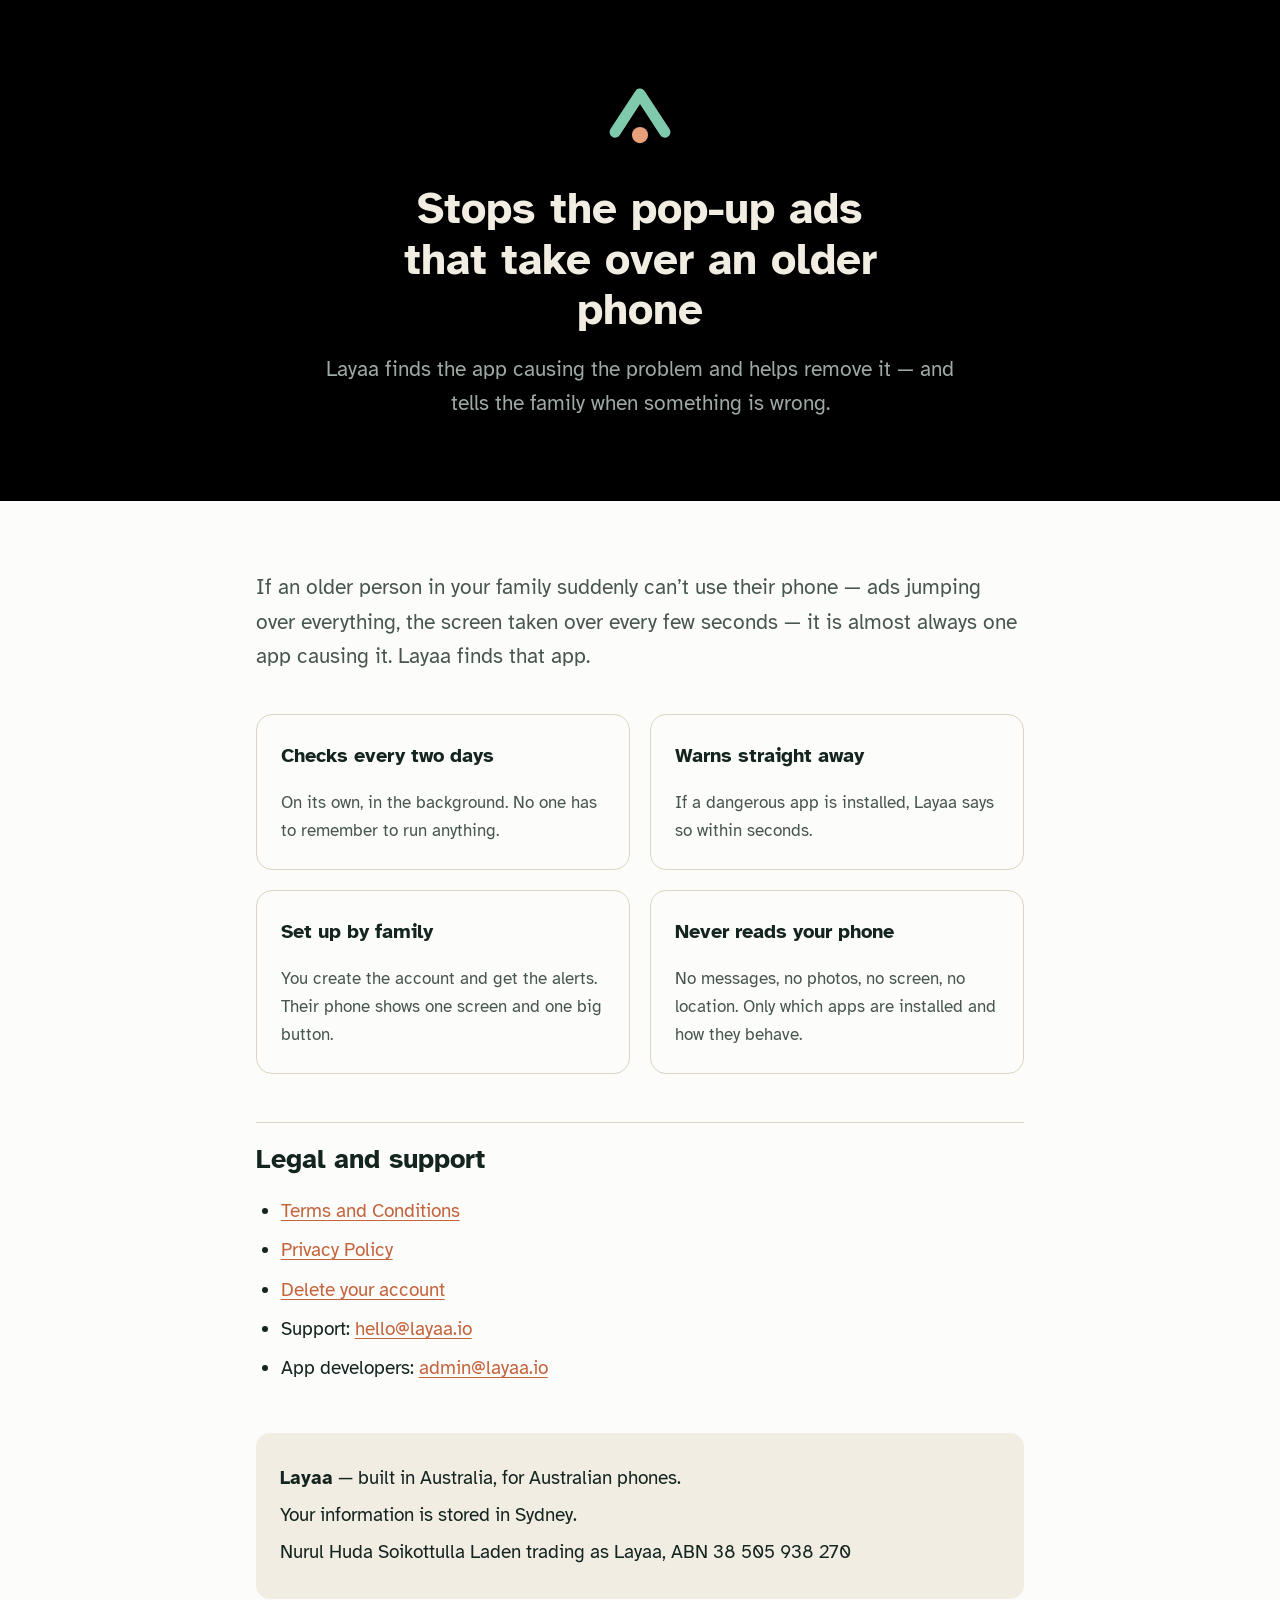
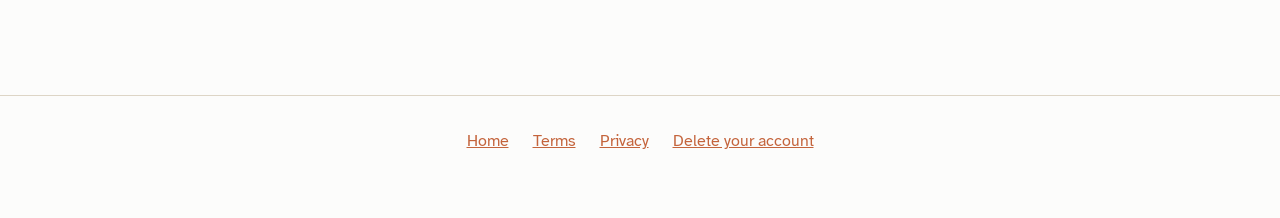
<file: index.html>
<!doctype html>
<html lang="en-AU">
<head>
<meta charset="utf-8">
<meta name="viewport" content="width=device-width, initial-scale=1">
<title>Layaa — stops the pop-up ads that take over an older phone</title>
<meta name="description" content="Layaa finds the app causing pop-up ads on an older person's Android phone, and helps remove it.">
<link rel="preconnect" href="https://fonts.googleapis.com">
<link rel="preconnect" href="https://fonts.gstatic.com" crossorigin>
<link href="https://fonts.googleapis.com/css2?family=Atkinson+Hyperlegible:wght@400;700&display=swap" rel="stylesheet">
<link rel="stylesheet" href="styles.css">
<style>
  .hero {
    background: #000;
    color: var(--sand);
    padding: 72px 24px 80px;
    text-align: center;
  }
  .hero h1 { color: #f2ede3; max-width: 18ch; margin: 24px auto 16px; }
  .hero p { color: #9daaa3; font-size: 21px; max-width: 46ch; margin: 0 auto; }
  .hero svg { margin: 0 auto; display: block; }
  .cards { display: grid; gap: 20px; margin: 40px 0; }
  @media (min-width: 620px) { .cards { grid-template-columns: 1fr 1fr; } }
  .card {
    border: 1px solid var(--line);
    border-radius: 16px;
    padding: 24px;
  }
  .card h3 { margin-top: 0; }
  .card p { margin-bottom: 0; color: var(--ink-muted); font-size: 17px; }
</style>
</head>
<body>

<section class="hero">
  <svg width="88" height="88" viewBox="0 0 120 120" aria-hidden="true">
    <path d="M26 82 L60 30 L94 82" fill="none" stroke="#7FC9AC" stroke-width="15"
          stroke-linecap="round" stroke-linejoin="round"/>
    <circle cx="60" cy="86" r="11" fill="#E8A07C"/>
  </svg>
  <h1>Stops the pop-up ads that take over an older phone</h1>
  <p>
    Layaa finds the app causing the problem and helps remove it — and tells the
    family when something is wrong.
  </p>
</section>

<main>

<p class="lede">
  If an older person in your family suddenly can’t use their phone — ads jumping
  over everything, the screen taken over every few seconds — it is almost always
  one app causing it. Layaa finds that app.
</p>

<div class="cards">
  <div class="card">
    <h3>Checks every two days</h3>
    <p>On its own, in the background. No one has to remember to run anything.</p>
  </div>
  <div class="card">
    <h3>Warns straight away</h3>
    <p>If a dangerous app is installed, Layaa says so within seconds.</p>
  </div>
  <div class="card">
    <h3>Set up by family</h3>
    <p>You create the account and get the alerts. Their phone shows one screen
       and one big button.</p>
  </div>
  <div class="card">
    <h3>Never reads your phone</h3>
    <p>No messages, no photos, no screen, no location. Only which apps are
       installed and how they behave.</p>
  </div>
</div>

<h2>Legal and support</h2>

<ul>
  <li><a href="terms.html">Terms and Conditions</a></li>
  <li><a href="privacy.html">Privacy Policy</a></li>
  <li><a href="delete-account.html">Delete your account</a></li>
  <li>Support: <a href="mailto:hello@layaa.io">hello@layaa.io</a></li>
  <li>App developers: <a href="mailto:admin@layaa.io">admin@layaa.io</a></li>
</ul>

<div class="contact">
  <p><strong>Layaa</strong> — built in Australia, for Australian phones.</p>
  <p>Your information is stored in Sydney.</p>
  <p>Nurul Huda Soikottulla Laden trading as Layaa, ABN 38 505 938 270</p>
</div>

</main>

<footer>
  <a href="index.html">Home</a>
  <a href="terms.html">Terms</a>
  <a href="privacy.html">Privacy</a>
  <a href="delete-account.html">Delete your account</a>
</footer>

</body>
</html>
</file>
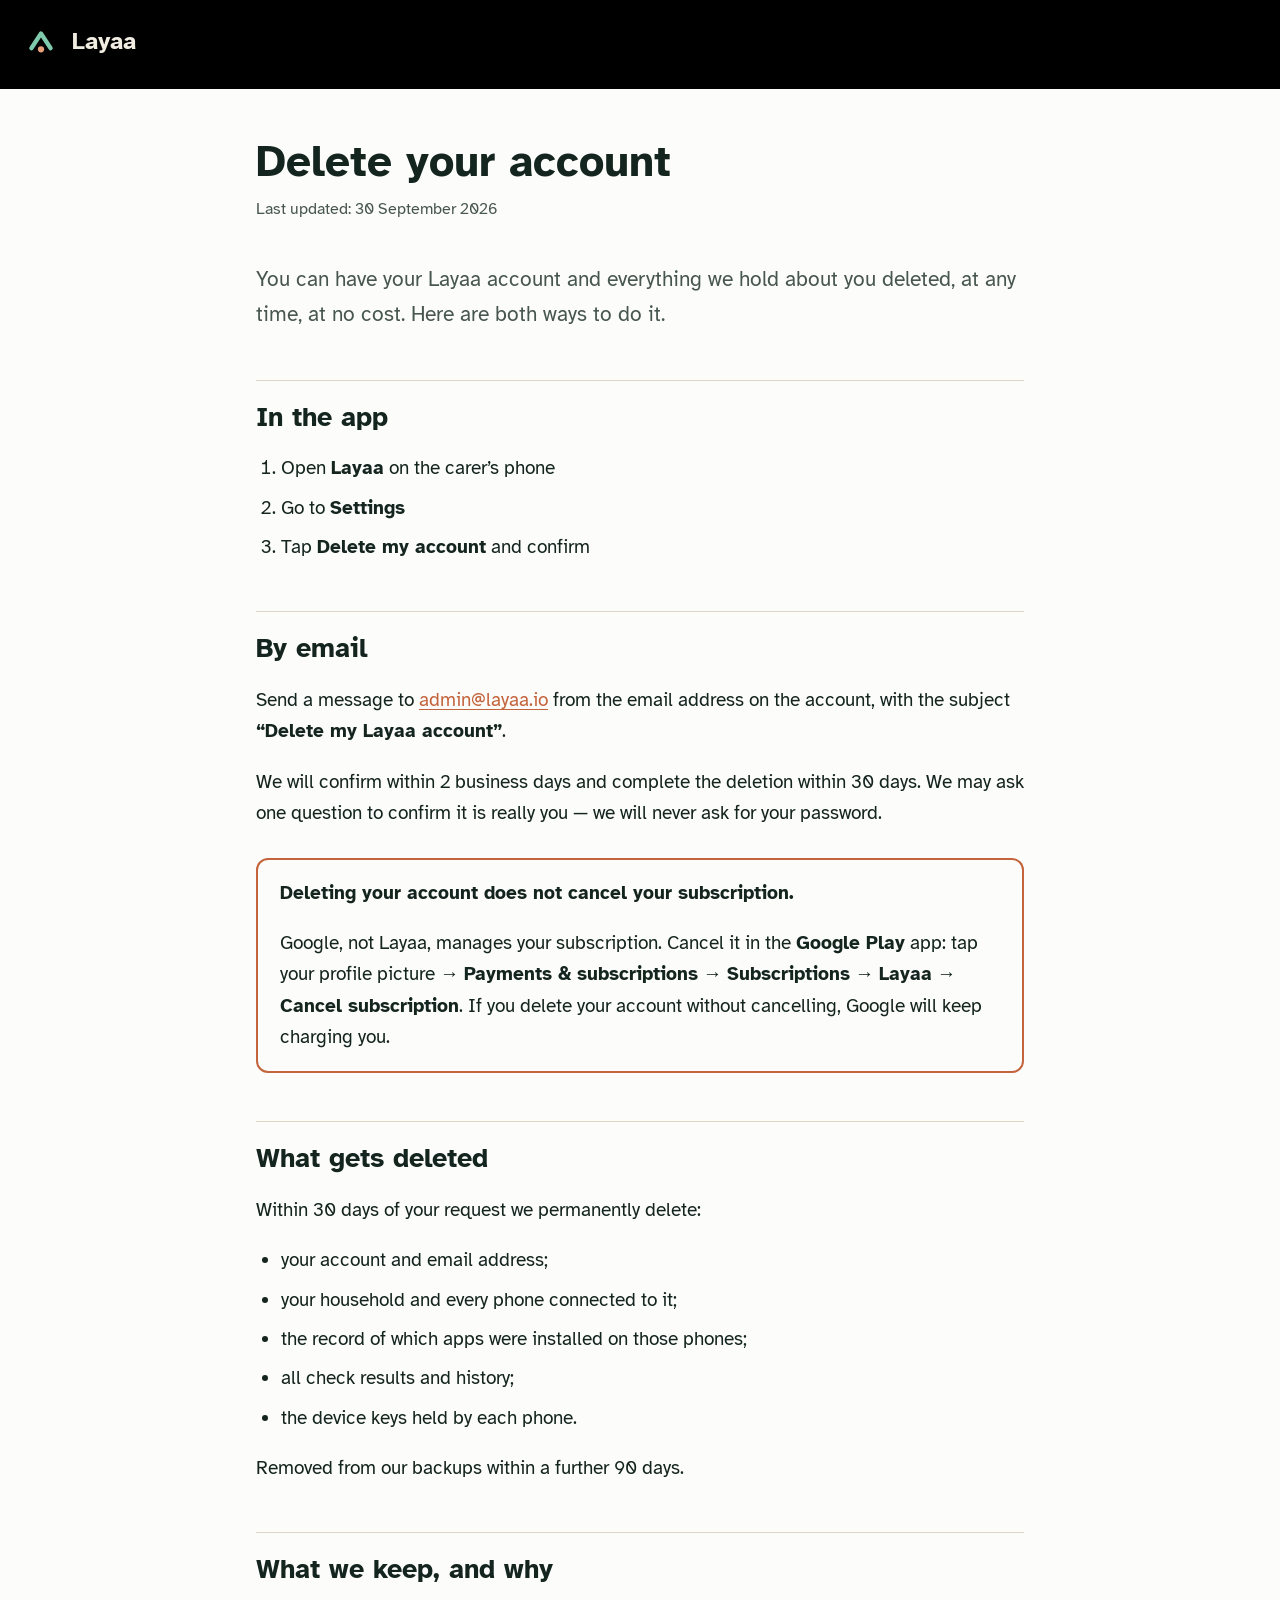
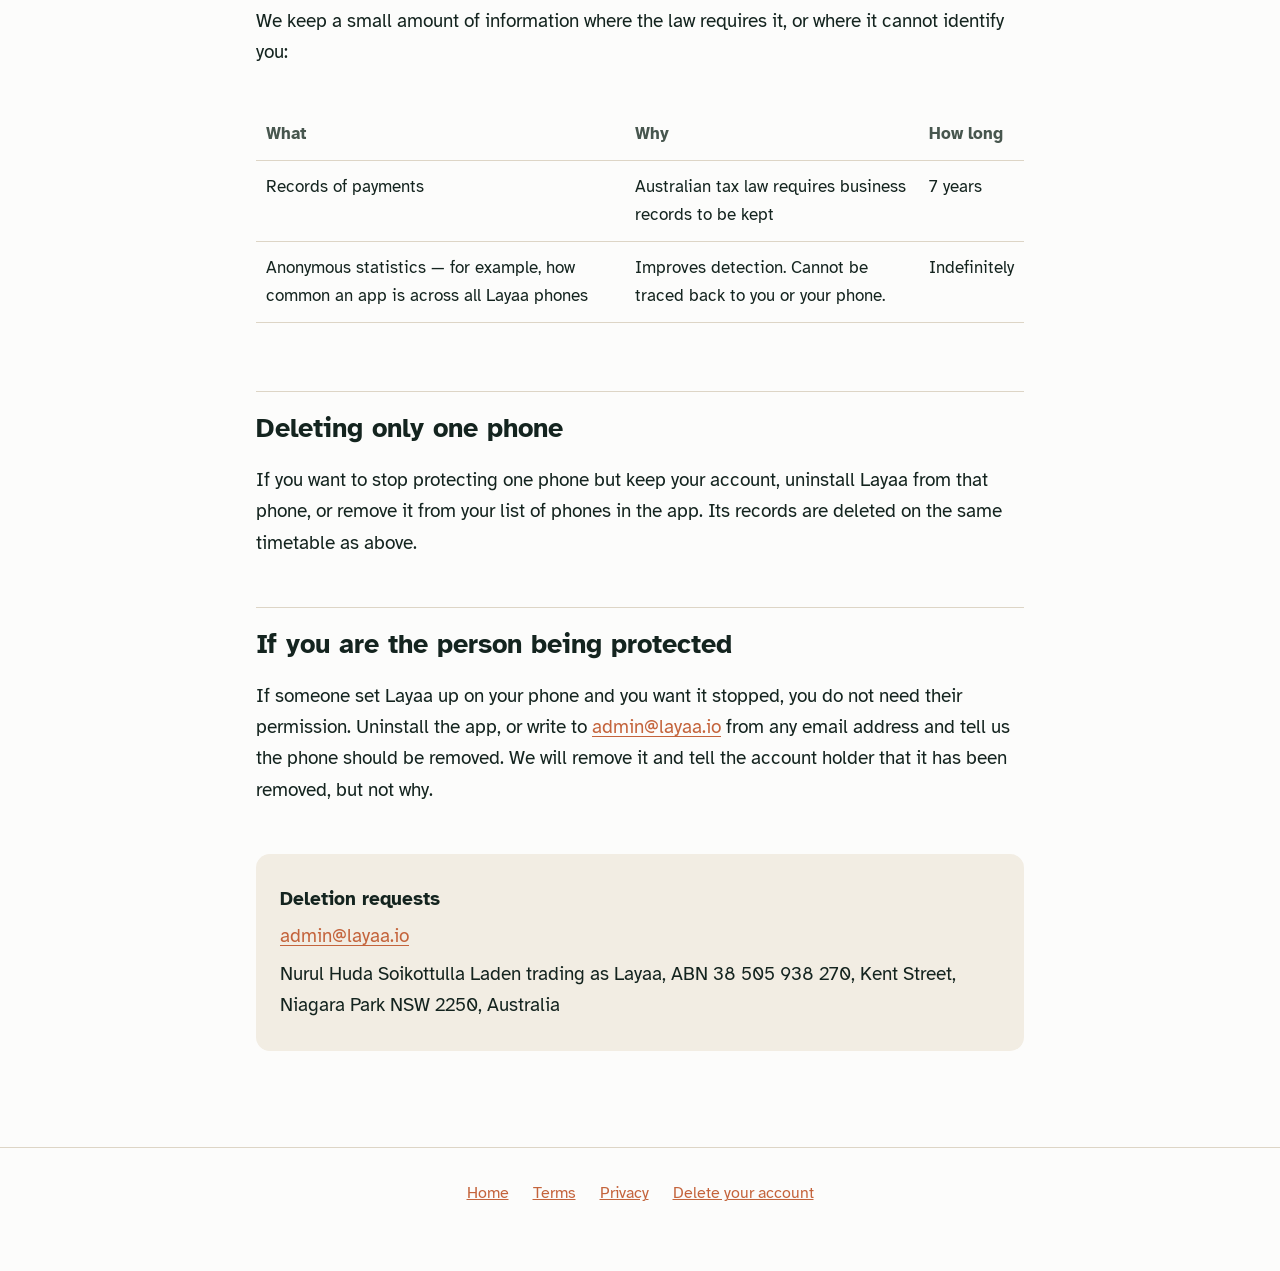
<file: delete-account.html>
<!doctype html>
<html lang="en-AU">
<head>
<meta charset="utf-8">
<meta name="viewport" content="width=device-width, initial-scale=1">
<title>Delete your account — Layaa</title>
<meta name="description" content="How to delete your Layaa account and everything we hold about you.">
<link rel="preconnect" href="https://fonts.googleapis.com">
<link rel="preconnect" href="https://fonts.gstatic.com" crossorigin>
<link href="https://fonts.googleapis.com/css2?family=Atkinson+Hyperlegible:wght@400;700&display=swap" rel="stylesheet">
<link rel="stylesheet" href="styles.css">
</head>
<body>

<header class="masthead">
  <a href="index.html">
    <svg width="34" height="34" viewBox="0 0 120 120" aria-hidden="true">
      <path d="M26 82 L60 30 L94 82" fill="none" stroke="#7FC9AC" stroke-width="15"
            stroke-linecap="round" stroke-linejoin="round"/>
      <circle cx="60" cy="86" r="11" fill="#E8A07C"/>
    </svg>
    Layaa
  </a>
</header>

<main>

<h1>Delete your account</h1>
<p class="updated">Last updated: 30 September 2026</p>

<p class="lede">
  You can have your Layaa account and everything we hold about you deleted, at
  any time, at no cost. Here are both ways to do it.
</p>

<h2>In the app</h2>

<ol>
  <li>Open <strong>Layaa</strong> on the carer’s phone</li>
  <li>Go to <strong>Settings</strong></li>
  <li>Tap <strong>Delete my account</strong> and confirm</li>
</ol>

<h2>By email</h2>

<p>
  Send a message to
  <a href="mailto:admin@layaa.io?subject=Delete%20my%20Layaa%20account">admin@layaa.io</a>
  from the email address on the account, with the subject
  <strong>“Delete my Layaa account”</strong>.
</p>

<p>
  We will confirm within 2 business days and complete the deletion within 30
  days. We may ask one question to confirm it is really you — we will never ask
  for your password.
</p>

<div class="callout">
  <p style="margin-top:0"><strong>Deleting your account does not cancel your subscription.</strong></p>
  <p style="margin-bottom:0">
    Google, not Layaa, manages your subscription. Cancel it in the
    <strong>Google Play</strong> app: tap your profile picture →
    <strong>Payments &amp; subscriptions</strong> → <strong>Subscriptions</strong>
    → <strong>Layaa</strong> → <strong>Cancel subscription</strong>. If you
    delete your account without cancelling, Google will keep charging you.
  </p>
</div>

<h2>What gets deleted</h2>

<p>Within 30 days of your request we permanently delete:</p>

<ul>
  <li>your account and email address;</li>
  <li>your household and every phone connected to it;</li>
  <li>the record of which apps were installed on those phones;</li>
  <li>all check results and history;</li>
  <li>the device keys held by each phone.</li>
</ul>

<p>Removed from our backups within a further 90 days.</p>

<h2>What we keep, and why</h2>

<p>
  We keep a small amount of information where the law requires it, or where it
  cannot identify you:
</p>

<div class="table-scroll">
<table>
  <thead>
    <tr><th>What</th><th>Why</th><th>How long</th></tr>
  </thead>
  <tbody>
    <tr>
      <td>Records of payments</td>
      <td>Australian tax law requires business records to be kept</td>
      <td>7 years</td>
    </tr>
    <tr>
      <td>Anonymous statistics — for example, how common an app is across all
          Layaa phones</td>
      <td>Improves detection. Cannot be traced back to you or your phone.</td>
      <td>Indefinitely</td>
    </tr>
  </tbody>
</table>
</div>

<h2>Deleting only one phone</h2>

<p>
  If you want to stop protecting one phone but keep your account, uninstall
  Layaa from that phone, or remove it from your list of phones in the app. Its
  records are deleted on the same timetable as above.
</p>

<h2>If you are the person being protected</h2>

<p>
  If someone set Layaa up on your phone and you want it stopped, you do not need
  their permission. Uninstall the app, or write to
  <a href="mailto:admin@layaa.io">admin@layaa.io</a> from any email
  address and tell us the phone should be removed. We will remove it and tell
  the account holder that it has been removed, but not why.
</p>

<div class="contact">
  <p><strong>Deletion requests</strong></p>
  <p><a href="mailto:admin@layaa.io?subject=Delete%20my%20Layaa%20account">admin@layaa.io</a></p>
  <p>Nurul Huda Soikottulla Laden trading as Layaa, ABN 38 505 938 270, Kent Street, Niagara Park NSW 2250, Australia</p>
</div>

</main>

<footer>
  <a href="index.html">Home</a>
  <a href="terms.html">Terms</a>
  <a href="privacy.html">Privacy</a>
  <a href="delete-account.html">Delete your account</a>
</footer>

</body>
</html>
</file>
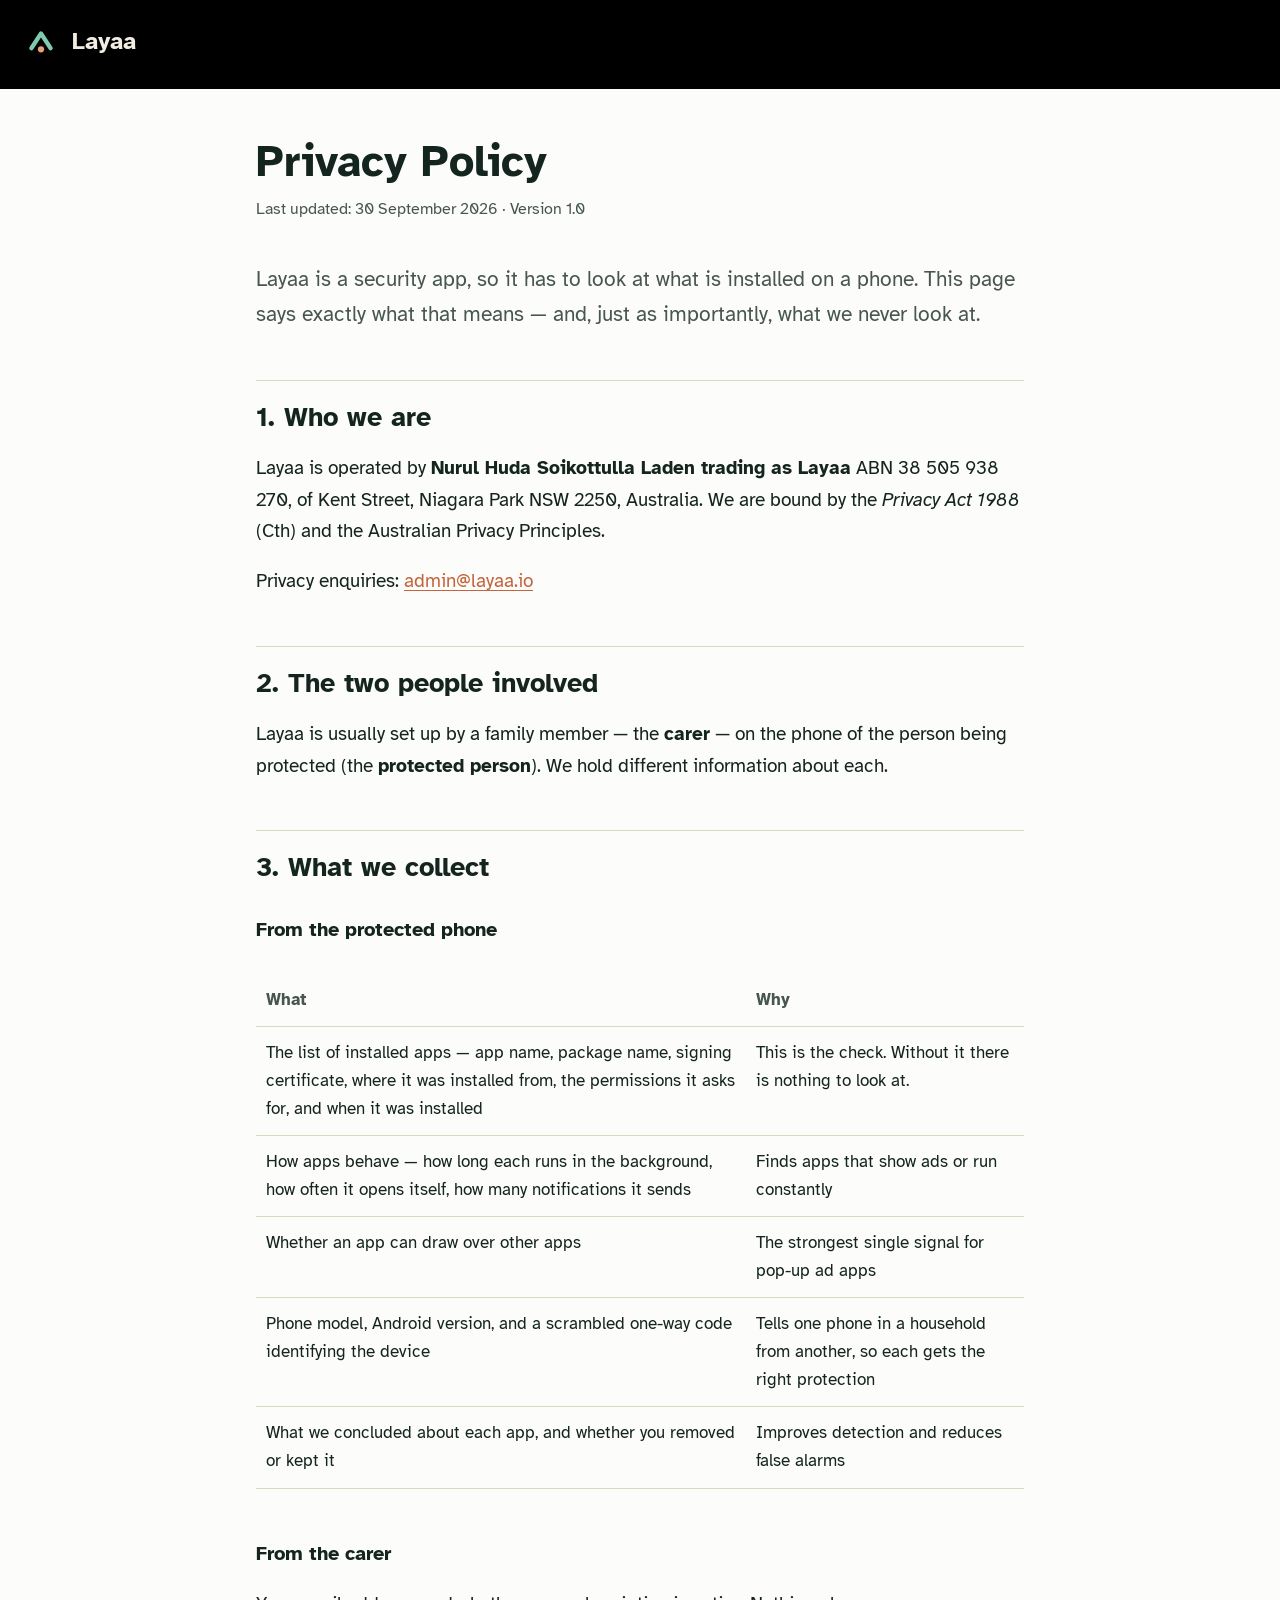
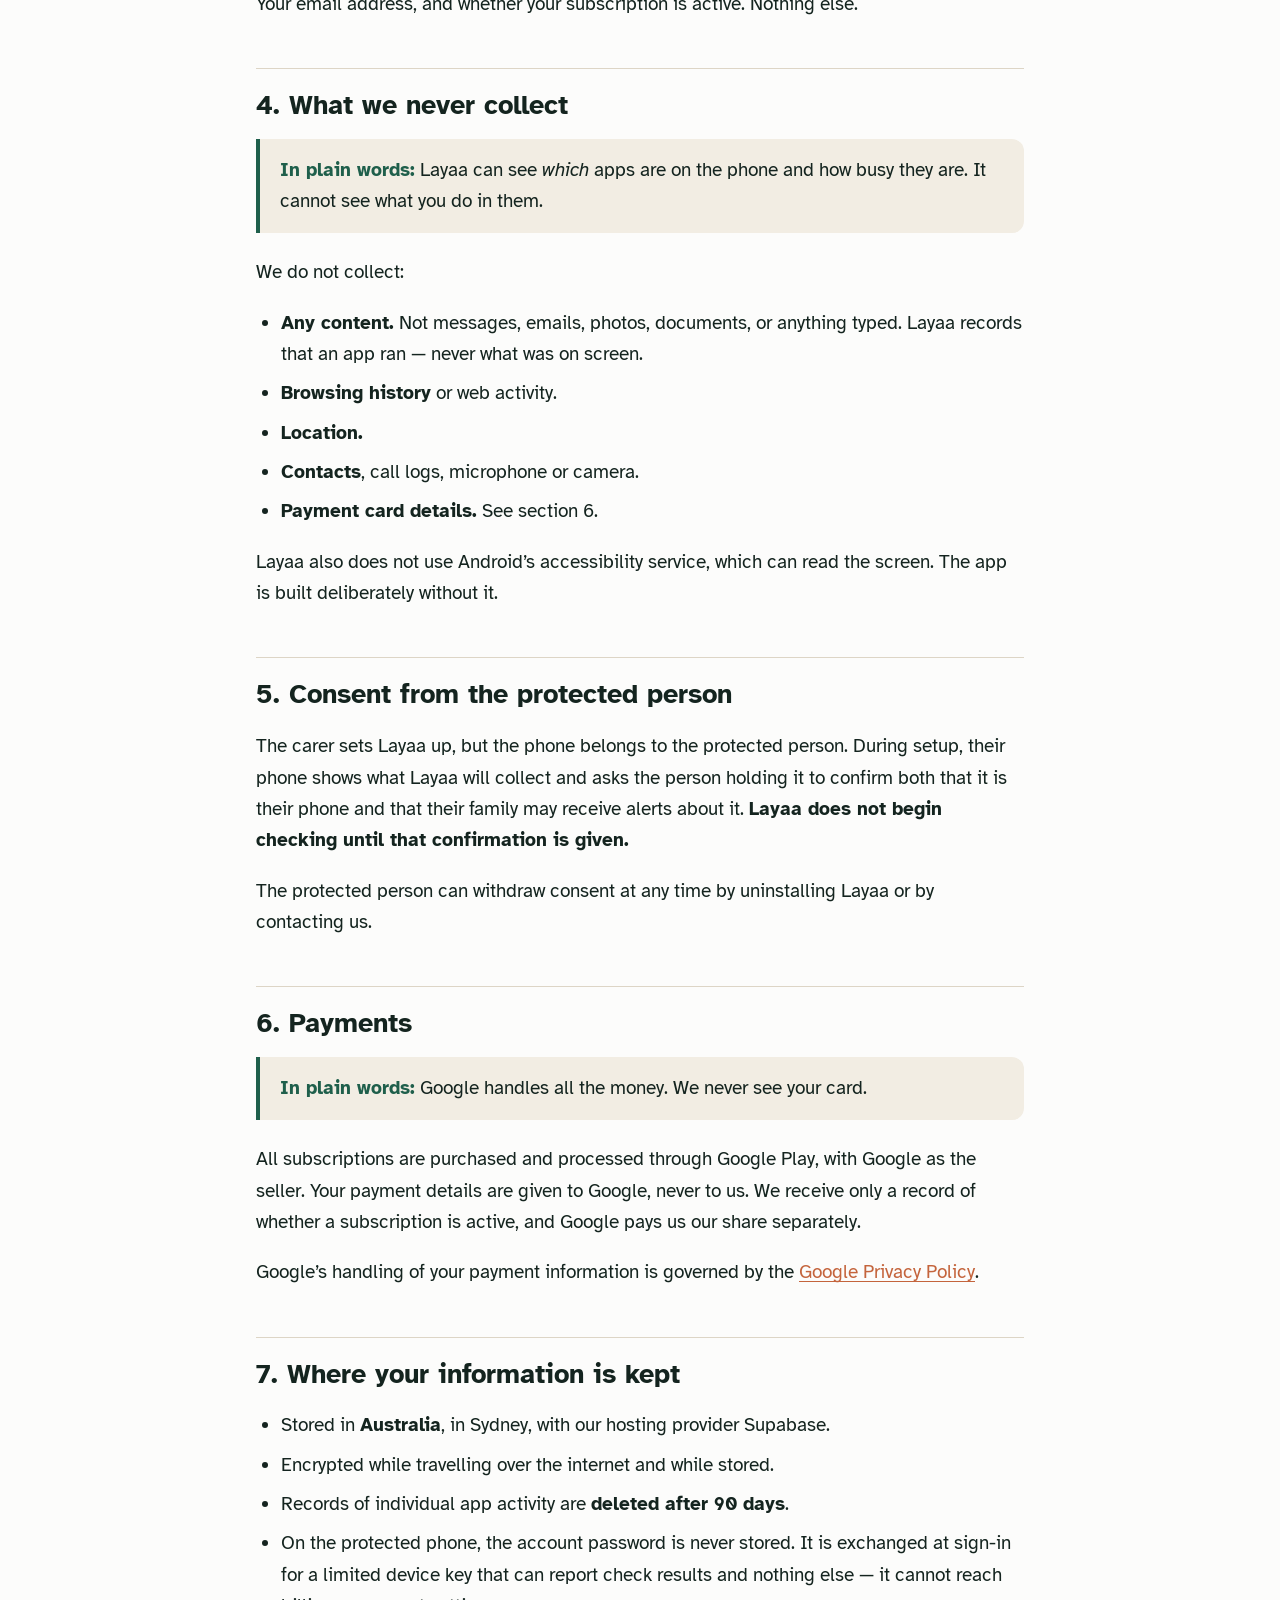
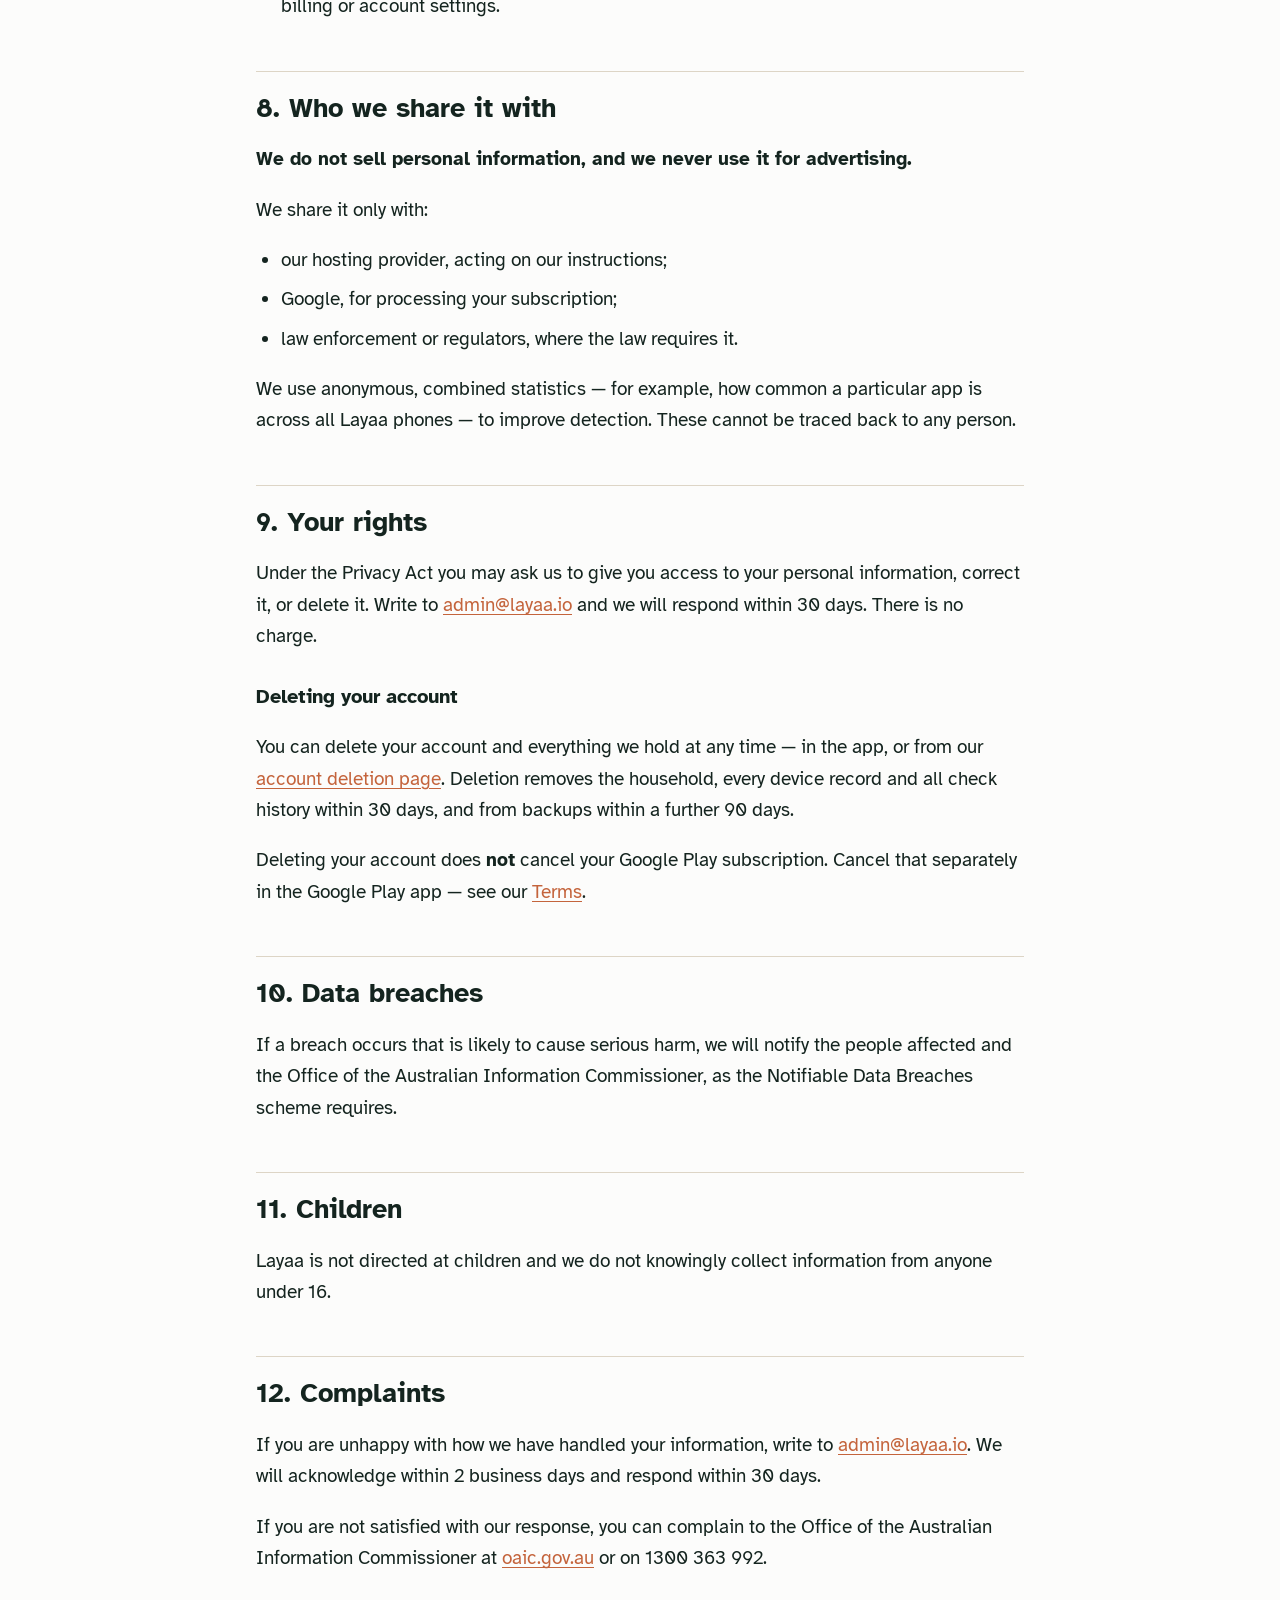
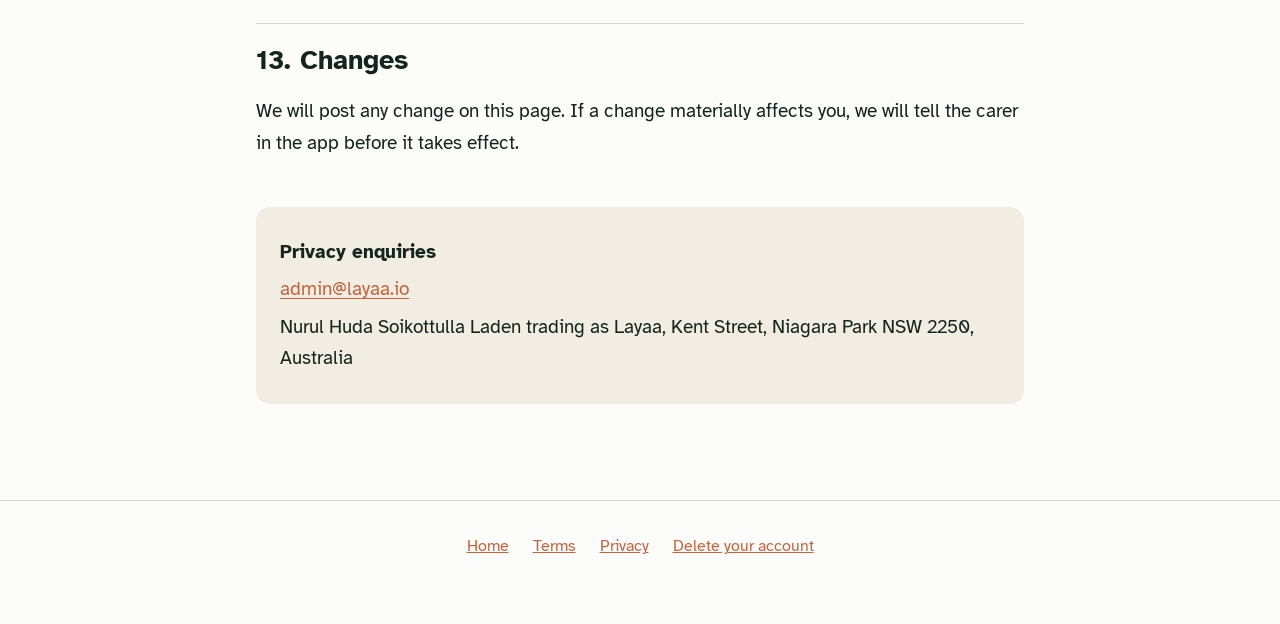
<file: privacy.html>
<!doctype html>
<html lang="en-AU">
<head>
<meta charset="utf-8">
<meta name="viewport" content="width=device-width, initial-scale=1">
<title>Privacy Policy — Layaa</title>
<meta name="description" content="What Layaa collects, what it never collects, and how to have it deleted.">
<link rel="preconnect" href="https://fonts.googleapis.com">
<link rel="preconnect" href="https://fonts.gstatic.com" crossorigin>
<link href="https://fonts.googleapis.com/css2?family=Atkinson+Hyperlegible:wght@400;700&display=swap" rel="stylesheet">
<link rel="stylesheet" href="styles.css">
</head>
<body>

<header class="masthead">
  <a href="index.html">
    <svg width="34" height="34" viewBox="0 0 120 120" aria-hidden="true">
      <path d="M26 82 L60 30 L94 82" fill="none" stroke="#7FC9AC" stroke-width="15"
            stroke-linecap="round" stroke-linejoin="round"/>
      <circle cx="60" cy="86" r="11" fill="#E8A07C"/>
    </svg>
    Layaa
  </a>
</header>

<main>

<h1>Privacy Policy</h1>
<p class="updated">Last updated: 30 September 2026 &middot; Version 1.0</p>

<p class="lede">
  Layaa is a security app, so it has to look at what is installed on a phone.
  This page says exactly what that means — and, just as importantly, what we
  never look at.
</p>

<h2>1. Who we are</h2>

<p>
  Layaa is operated by <strong>Nurul Huda Soikottulla Laden trading as Layaa</strong> ABN 38 505 938 270, of
  Kent Street, Niagara Park NSW 2250, Australia. We are bound by the <em>Privacy Act 1988</em> (Cth) and
  the Australian Privacy Principles.
</p>

<p>Privacy enquiries: <a href="mailto:admin@layaa.io">admin@layaa.io</a></p>

<h2>2. The two people involved</h2>

<p>
  Layaa is usually set up by a family member — the <strong>carer</strong> — on
  the phone of the person being protected (the <strong>protected person</strong>).
  We hold different information about each.
</p>

<h2>3. What we collect</h2>

<h3>From the protected phone</h3>

<div class="table-scroll">
<table>
  <thead>
    <tr><th>What</th><th>Why</th></tr>
  </thead>
  <tbody>
    <tr>
      <td>The list of installed apps — app name, package name, signing
          certificate, where it was installed from, the permissions it asks for,
          and when it was installed</td>
      <td>This is the check. Without it there is nothing to look at.</td>
    </tr>
    <tr>
      <td>How apps behave — how long each runs in the background, how often it
          opens itself, how many notifications it sends</td>
      <td>Finds apps that show ads or run constantly</td>
    </tr>
    <tr>
      <td>Whether an app can draw over other apps</td>
      <td>The strongest single signal for pop-up ad apps</td>
    </tr>
    <tr>
      <td>Phone model, Android version, and a scrambled one-way code identifying
          the device</td>
      <td>Tells one phone in a household from another, so each gets the right
          protection</td>
    </tr>
    <tr>
      <td>What we concluded about each app, and whether you removed or kept it</td>
      <td>Improves detection and reduces false alarms</td>
    </tr>
  </tbody>
</table>
</div>

<h3>From the carer</h3>

<p>
  Your email address, and whether your subscription is active. Nothing else.
</p>

<h2>4. What we never collect</h2>

<div class="plain">
  <strong>In plain words:</strong> Layaa can see <em>which</em> apps are on the
  phone and how busy they are. It cannot see what you do in them.
</div>

<p>We do not collect:</p>

<ul>
  <li><strong>Any content.</strong> Not messages, emails, photos, documents, or
      anything typed. Layaa records that an app ran — never what was on screen.</li>
  <li><strong>Browsing history</strong> or web activity.</li>
  <li><strong>Location.</strong></li>
  <li><strong>Contacts</strong>, call logs, microphone or camera.</li>
  <li><strong>Payment card details.</strong> See section 6.</li>
</ul>

<p>
  Layaa also does not use Android’s accessibility service, which can read the
  screen. The app is built deliberately without it.
</p>

<h2>5. Consent from the protected person</h2>

<p>
  The carer sets Layaa up, but the phone belongs to the protected person. During
  setup, their phone shows what Layaa will collect and asks the person holding it
  to confirm both that it is their phone and that their family may receive
  alerts about it. <strong>Layaa does not begin checking until that confirmation
  is given.</strong>
</p>

<p>
  The protected person can withdraw consent at any time by uninstalling Layaa or
  by contacting us.
</p>

<h2>6. Payments</h2>

<div class="plain">
  <strong>In plain words:</strong> Google handles all the money. We never see
  your card.
</div>

<p>
  All subscriptions are purchased and processed through Google Play, with Google
  as the seller. Your payment details are given to Google, never to us. We
  receive only a record of whether a subscription is active, and Google pays us
  our share separately.
</p>

<p>
  Google’s handling of your payment information is governed by the
  <a href="https://policies.google.com/privacy">Google Privacy Policy</a>.
</p>

<h2>7. Where your information is kept</h2>

<ul>
  <li>Stored in <strong>Australia</strong>, in Sydney, with our hosting provider
      Supabase.</li>
  <li>Encrypted while travelling over the internet and while stored.</li>
  <li>Records of individual app activity are <strong>deleted after 90 days</strong>.</li>
  <li>On the protected phone, the account password is never stored. It is
      exchanged at sign-in for a limited device key that can report check
      results and nothing else — it cannot reach billing or account settings.</li>
</ul>

<h2>8. Who we share it with</h2>

<p>
  <strong>We do not sell personal information, and we never use it for
  advertising.</strong>
</p>

<p>We share it only with:</p>
<ul>
  <li>our hosting provider, acting on our instructions;</li>
  <li>Google, for processing your subscription;</li>
  <li>law enforcement or regulators, where the law requires it.</li>
</ul>

<p>
  We use anonymous, combined statistics — for example, how common a particular
  app is across all Layaa phones — to improve detection. These cannot be traced
  back to any person.
</p>

<h2>9. Your rights</h2>

<p>
  Under the Privacy Act you may ask us to give you access to your personal
  information, correct it, or delete it. Write to
  <a href="mailto:admin@layaa.io">admin@layaa.io</a> and we will
  respond within 30 days. There is no charge.
</p>

<h3>Deleting your account</h3>

<p>
  You can delete your account and everything we hold at any time — in the app,
  or from our <a href="delete-account.html">account deletion page</a>. Deletion
  removes the household, every device record and all check history within 30
  days, and from backups within a further 90 days.
</p>

<p>
  Deleting your account does <strong>not</strong> cancel your Google Play
  subscription. Cancel that separately in the Google Play app — see our
  <a href="terms.html#6">Terms</a>.
</p>

<h2>10. Data breaches</h2>

<p>
  If a breach occurs that is likely to cause serious harm, we will notify the
  people affected and the Office of the Australian Information Commissioner, as
  the Notifiable Data Breaches scheme requires.
</p>

<h2>11. Children</h2>

<p>
  Layaa is not directed at children and we do not knowingly collect information
  from anyone under 16.
</p>

<h2>12. Complaints</h2>

<p>
  If you are unhappy with how we have handled your information, write to
  <a href="mailto:admin@layaa.io">admin@layaa.io</a>. We will
  acknowledge within 2 business days and respond within 30 days.
</p>

<p>
  If you are not satisfied with our response, you can complain to the Office of
  the Australian Information Commissioner at
  <a href="https://www.oaic.gov.au">oaic.gov.au</a> or on 1300 363 992.
</p>

<h2>13. Changes</h2>

<p>
  We will post any change on this page. If a change materially affects you, we
  will tell the carer in the app before it takes effect.
</p>

<div class="contact">
  <p><strong>Privacy enquiries</strong></p>
  <p><a href="mailto:admin@layaa.io">admin@layaa.io</a></p>
  <p>Nurul Huda Soikottulla Laden trading as Layaa, Kent Street, Niagara Park NSW 2250, Australia</p>
</div>

</main>

<footer>
  <a href="index.html">Home</a>
  <a href="terms.html">Terms</a>
  <a href="privacy.html">Privacy</a>
  <a href="delete-account.html">Delete your account</a>
</footer>

</body>
</html>
</file>
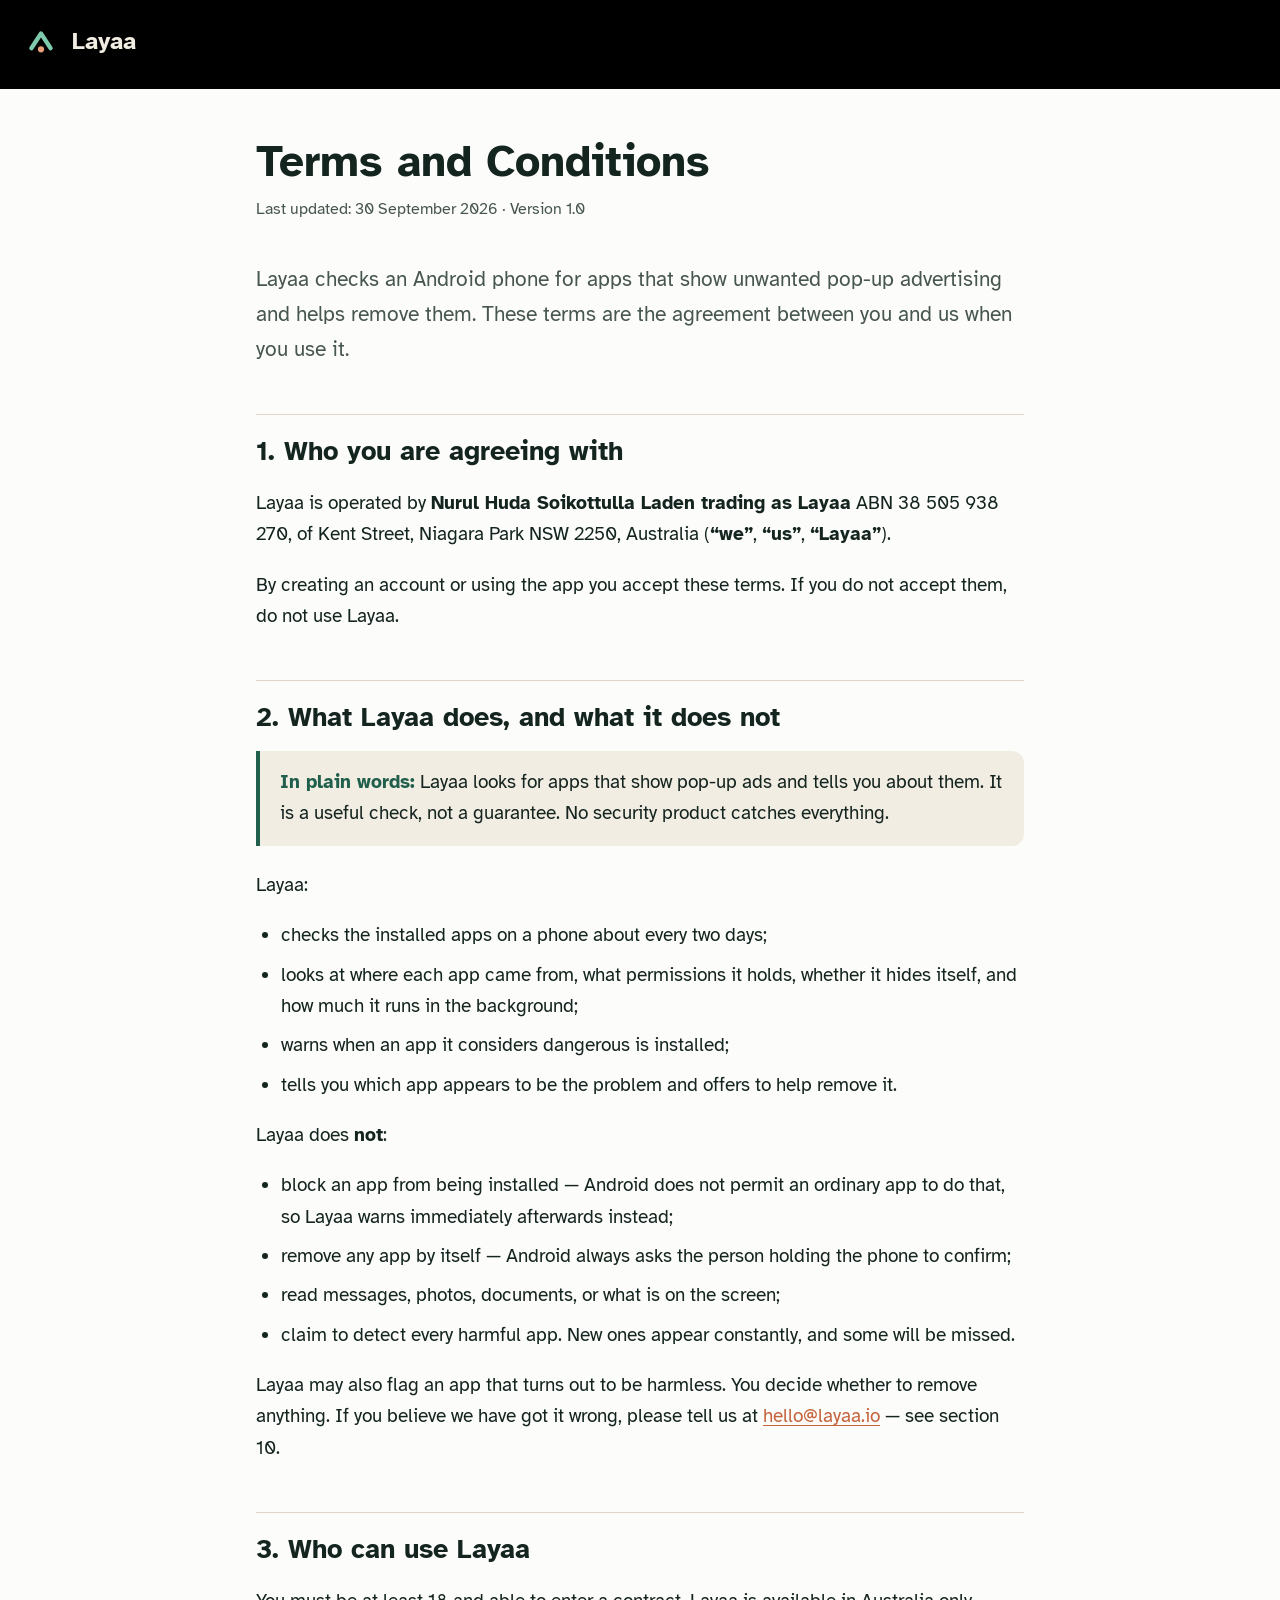
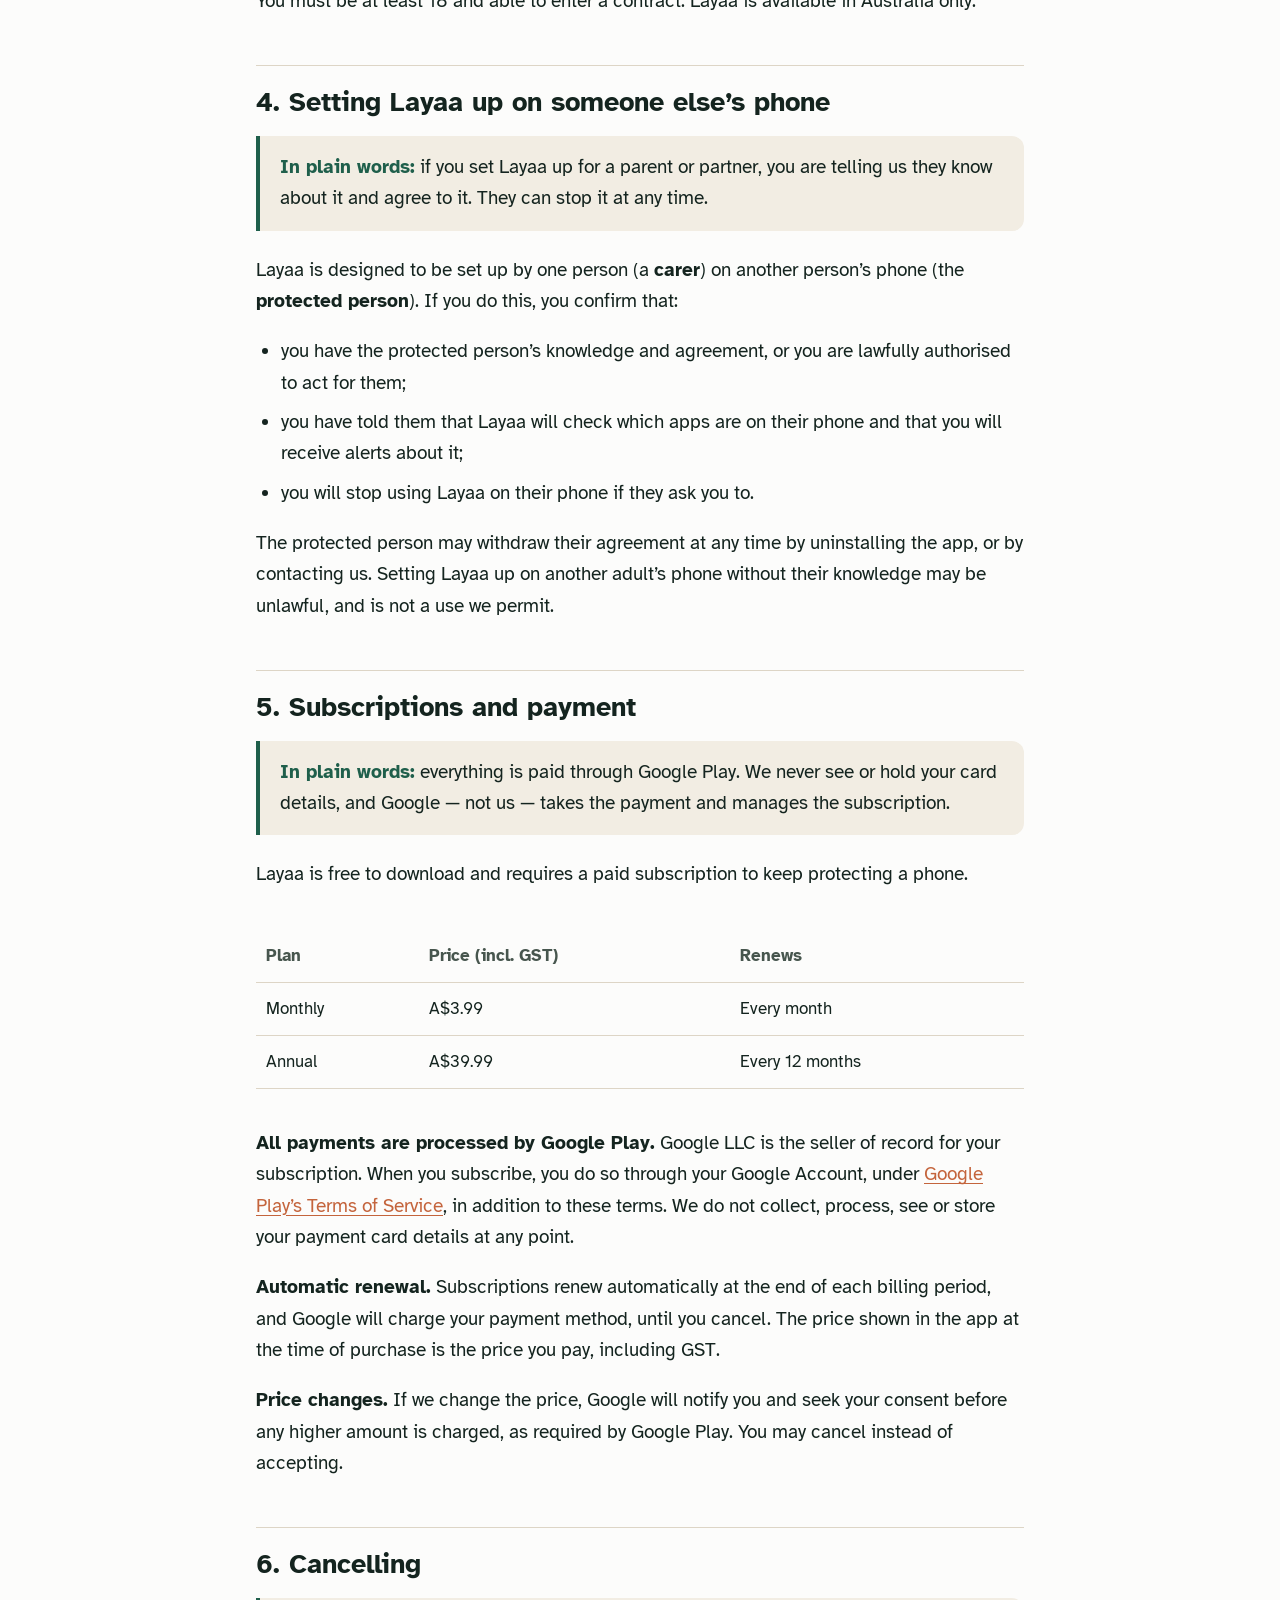
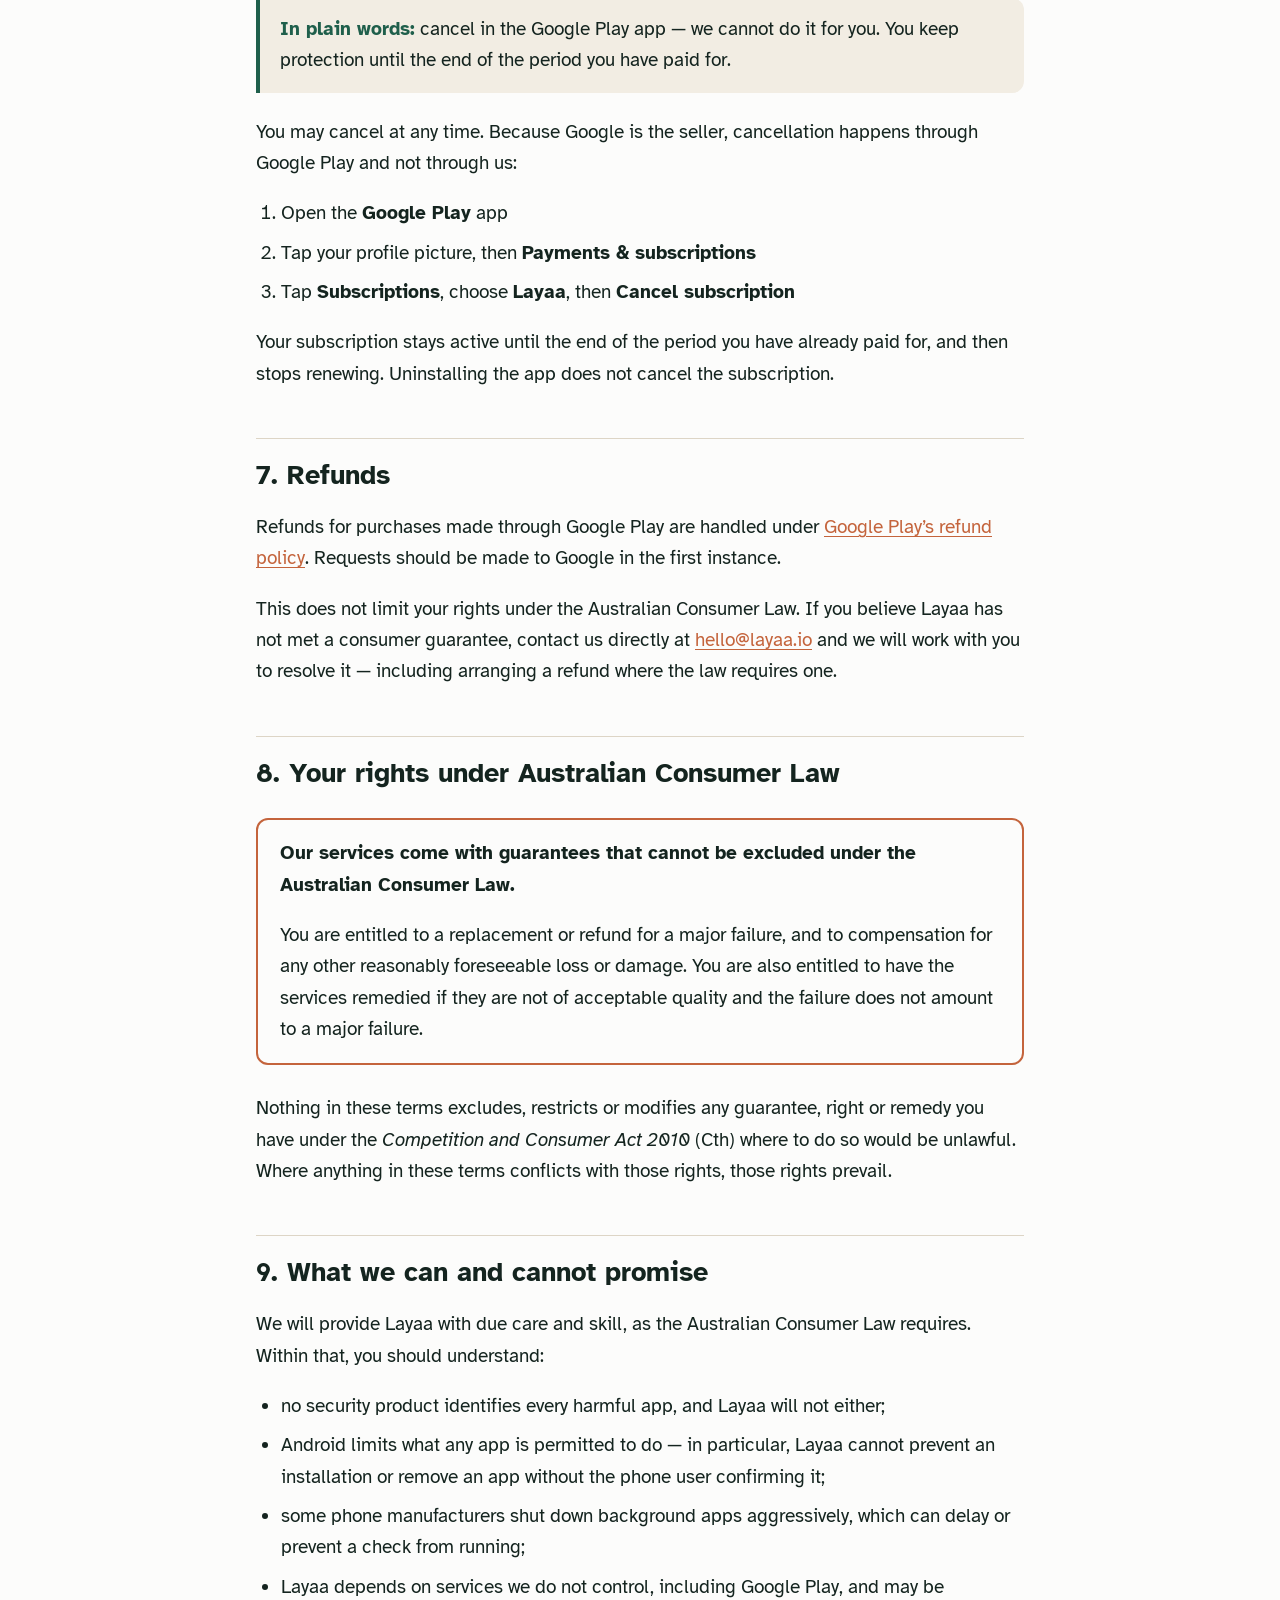
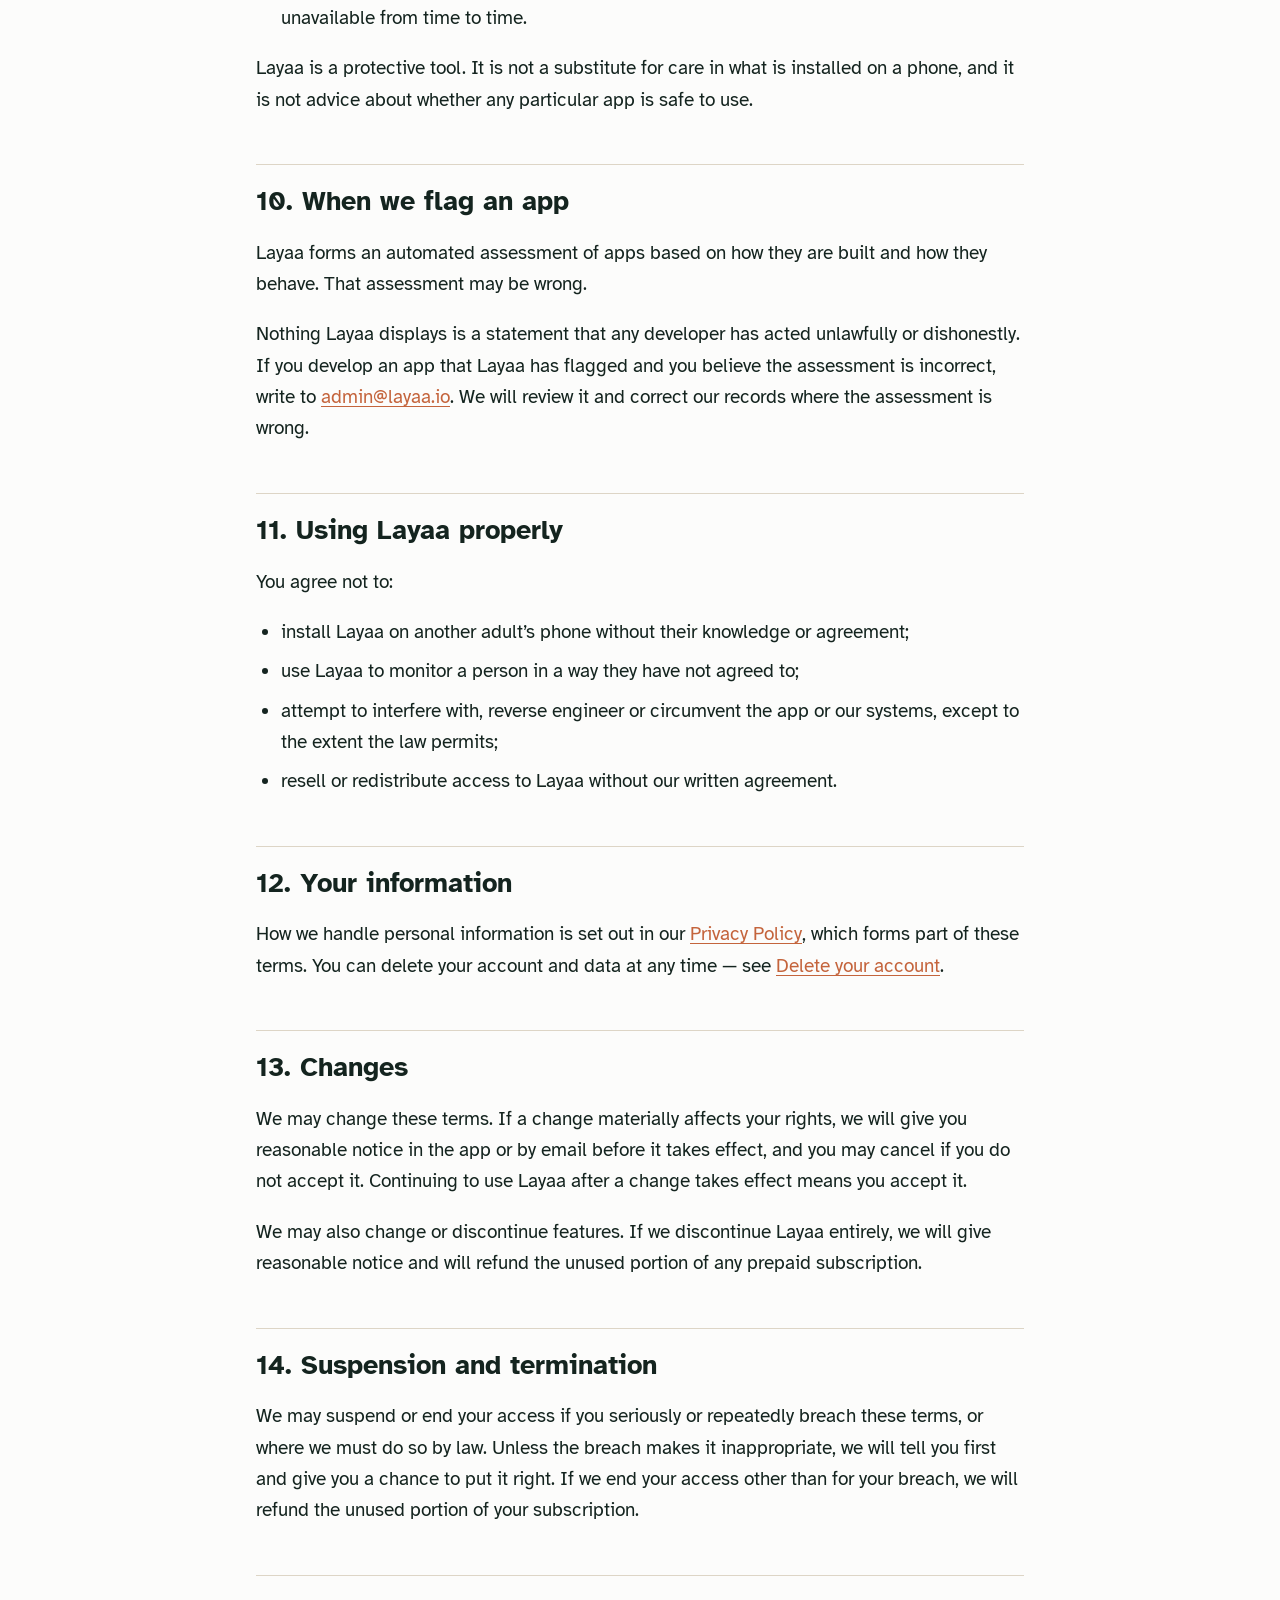
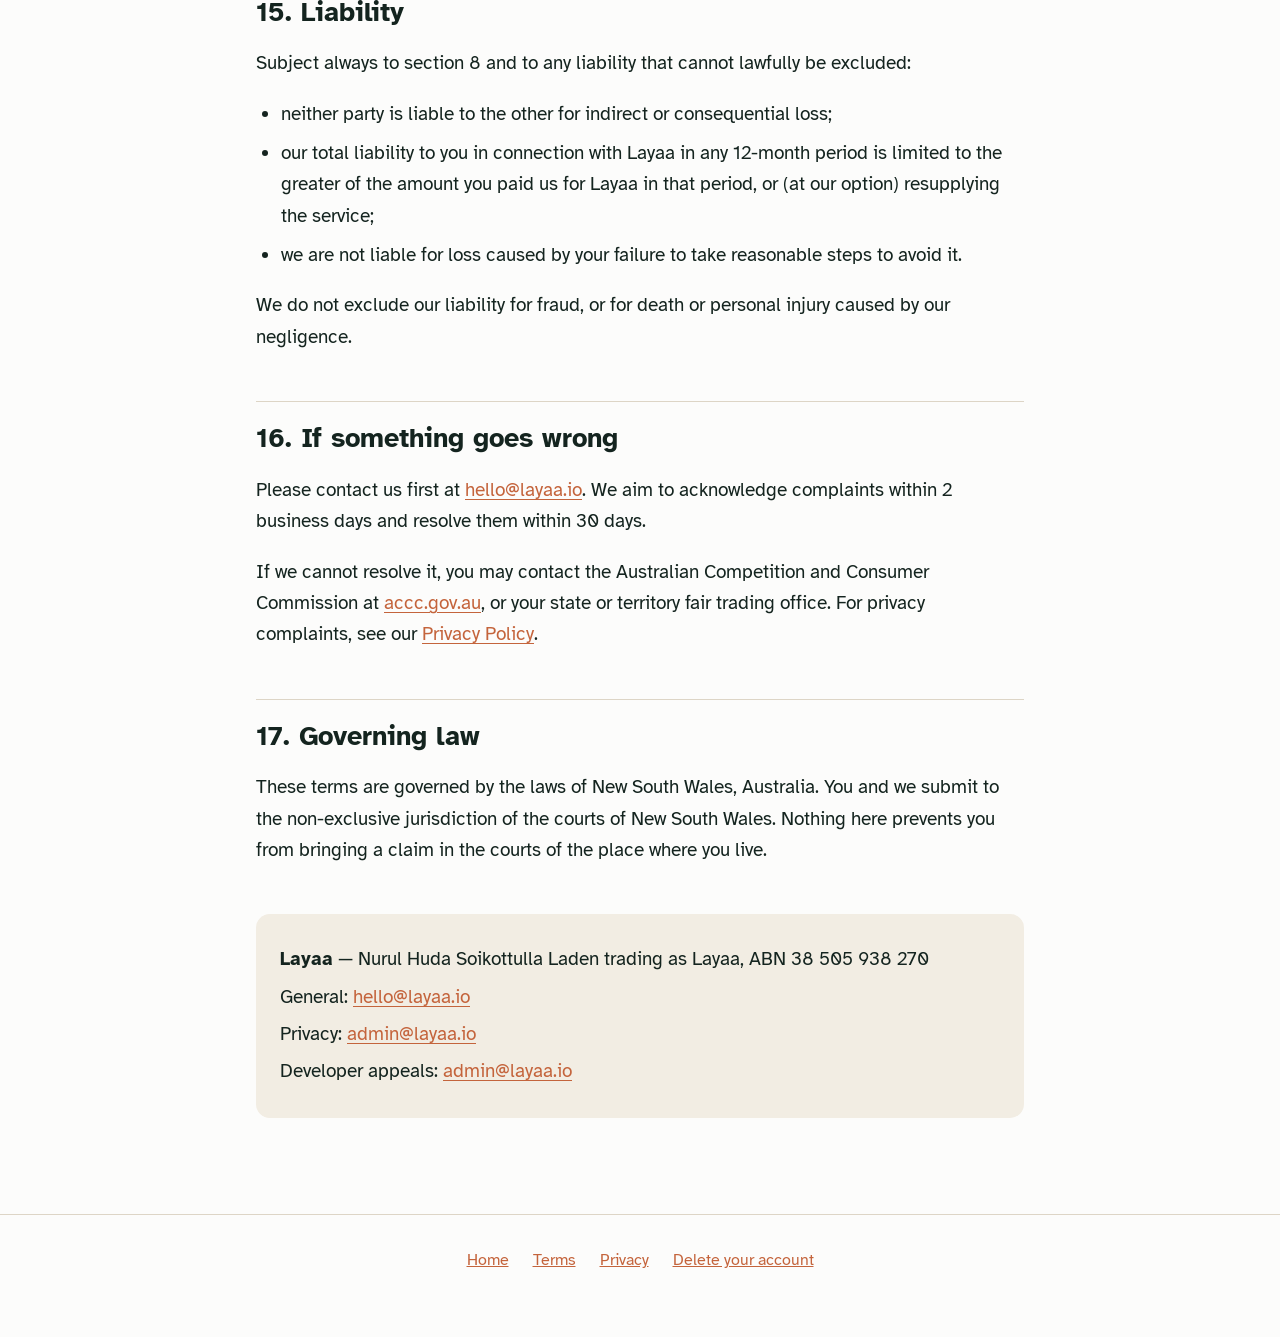
<file: terms.html>
<!doctype html>
<html lang="en-AU">
<head>
<meta charset="utf-8">
<meta name="viewport" content="width=device-width, initial-scale=1">
<title>Terms and Conditions — Layaa</title>
<meta name="description" content="The terms you agree to when you use Layaa.">
<link rel="preconnect" href="https://fonts.googleapis.com">
<link rel="preconnect" href="https://fonts.gstatic.com" crossorigin>
<link href="https://fonts.googleapis.com/css2?family=Atkinson+Hyperlegible:wght@400;700&display=swap" rel="stylesheet">
<link rel="stylesheet" href="styles.css">
</head>
<body>

<header class="masthead">
  <a href="index.html">
    <svg width="34" height="34" viewBox="0 0 120 120" aria-hidden="true">
      <path d="M26 82 L60 30 L94 82" fill="none" stroke="#7FC9AC" stroke-width="15"
            stroke-linecap="round" stroke-linejoin="round"/>
      <circle cx="60" cy="86" r="11" fill="#E8A07C"/>
    </svg>
    Layaa
  </a>
</header>

<main>

<h1>Terms and Conditions</h1>
<p class="updated">Last updated: 30 September 2026 &middot; Version 1.0</p>

<p class="lede">
  Layaa checks an Android phone for apps that show unwanted pop-up advertising
  and helps remove them. These terms are the agreement between you and us when
  you use it.
</p>

<h2>1. Who you are agreeing with</h2>

<p>
  Layaa is operated by <strong>Nurul Huda Soikottulla Laden trading as Layaa</strong> ABN 38 505 938 270, of
  Kent Street, Niagara Park NSW 2250, Australia (<strong>“we”</strong>, <strong>“us”</strong>,
  <strong>“Layaa”</strong>).
</p>

<p>
  By creating an account or using the app you accept these terms. If you do not
  accept them, do not use Layaa.
</p>

<h2>2. What Layaa does, and what it does not</h2>

<div class="plain">
  <strong>In plain words:</strong> Layaa looks for apps that show pop-up ads and
  tells you about them. It is a useful check, not a guarantee. No security
  product catches everything.
</div>

<p>Layaa:</p>
<ul>
  <li>checks the installed apps on a phone about every two days;</li>
  <li>looks at where each app came from, what permissions it holds, whether it
      hides itself, and how much it runs in the background;</li>
  <li>warns when an app it considers dangerous is installed;</li>
  <li>tells you which app appears to be the problem and offers to help remove it.</li>
</ul>

<p>Layaa does <strong>not</strong>:</p>
<ul>
  <li>block an app from being installed — Android does not permit an ordinary
      app to do that, so Layaa warns immediately afterwards instead;</li>
  <li>remove any app by itself — Android always asks the person holding the
      phone to confirm;</li>
  <li>read messages, photos, documents, or what is on the screen;</li>
  <li>claim to detect every harmful app. New ones appear constantly, and some
      will be missed.</li>
</ul>

<p>
  Layaa may also flag an app that turns out to be harmless. You decide whether
  to remove anything. If you believe we have got it wrong, please tell us at
  <a href="mailto:hello@layaa.io">hello@layaa.io</a> — see
  section 10.
</p>

<h2>3. Who can use Layaa</h2>

<p>
  You must be at least 18 and able to enter a contract. Layaa is available in
  Australia only.
</p>

<h2>4. Setting Layaa up on someone else’s phone</h2>

<div class="plain">
  <strong>In plain words:</strong> if you set Layaa up for a parent or partner,
  you are telling us they know about it and agree to it. They can stop it at any
  time.
</div>

<p>
  Layaa is designed to be set up by one person (a <strong>carer</strong>) on
  another person’s phone (the <strong>protected person</strong>). If you do
  this, you confirm that:
</p>

<ul>
  <li>you have the protected person’s knowledge and agreement, or you are
      lawfully authorised to act for them;</li>
  <li>you have told them that Layaa will check which apps are on their phone and
      that you will receive alerts about it;</li>
  <li>you will stop using Layaa on their phone if they ask you to.</li>
</ul>

<p>
  The protected person may withdraw their agreement at any time by uninstalling
  the app, or by contacting us. Setting Layaa up on another adult’s phone
  without their knowledge may be unlawful, and is not a use we permit.
</p>

<h2>5. Subscriptions and payment</h2>

<div class="plain">
  <strong>In plain words:</strong> everything is paid through Google Play. We
  never see or hold your card details, and Google — not us — takes the payment
  and manages the subscription.
</div>

<p>
  Layaa is free to download and requires a paid subscription to keep protecting
  a phone.
</p>

<div class="table-scroll">
<table>
  <thead>
    <tr><th>Plan</th><th>Price (incl. GST)</th><th>Renews</th></tr>
  </thead>
  <tbody>
    <tr><td>Monthly</td><td>A$3.99</td><td>Every month</td></tr>
    <tr><td>Annual</td><td>A$39.99</td><td>Every 12 months</td></tr>
  </tbody>
</table>
</div>

<p>
  <strong>All payments are processed by Google Play.</strong> Google LLC is the
  seller of record for your subscription. When you subscribe, you do so through
  your Google Account, under
  <a href="https://play.google.com/intl/en-AU/about/play-terms/">Google Play’s
  Terms of Service</a>, in addition to these terms. We do not collect, process,
  see or store your payment card details at any point.
</p>

<p>
  <strong>Automatic renewal.</strong> Subscriptions renew automatically at the
  end of each billing period, and Google will charge your payment method, until
  you cancel. The price shown in the app at the time of purchase is the price
  you pay, including GST.
</p>

<p>
  <strong>Price changes.</strong> If we change the price, Google will notify you
  and seek your consent before any higher amount is charged, as required by
  Google Play. You may cancel instead of accepting.
</p>

<h2>6. Cancelling</h2>

<div class="plain">
  <strong>In plain words:</strong> cancel in the Google Play app — we cannot do
  it for you. You keep protection until the end of the period you have paid for.
</div>

<p>
  You may cancel at any time. Because Google is the seller, cancellation happens
  through Google Play and not through us:
</p>

<ol>
  <li>Open the <strong>Google Play</strong> app</li>
  <li>Tap your profile picture, then <strong>Payments &amp; subscriptions</strong></li>
  <li>Tap <strong>Subscriptions</strong>, choose <strong>Layaa</strong>, then
      <strong>Cancel subscription</strong></li>
</ol>

<p>
  Your subscription stays active until the end of the period you have already
  paid for, and then stops renewing. Uninstalling the app does not cancel the
  subscription.
</p>

<h2>7. Refunds</h2>

<p>
  Refunds for purchases made through Google Play are handled under
  <a href="https://support.google.com/googleplay/answer/2479637">Google Play’s
  refund policy</a>. Requests should be made to Google in the first instance.
</p>

<p>
  This does not limit your rights under the Australian Consumer Law. If you
  believe Layaa has not met a consumer guarantee, contact us directly at
  <a href="mailto:hello@layaa.io">hello@layaa.io</a> and we will
  work with you to resolve it — including arranging a refund where the law
  requires one.
</p>

<h2>8. Your rights under Australian Consumer Law</h2>

<div class="callout">
  <p style="margin-top:0">
    <strong>Our services come with guarantees that cannot be excluded under the
    Australian Consumer Law.</strong>
  </p>
  <p style="margin-bottom:0">
    You are entitled to a replacement or refund for a major failure, and to
    compensation for any other reasonably foreseeable loss or damage. You are
    also entitled to have the services remedied if they are not of acceptable
    quality and the failure does not amount to a major failure.
  </p>
</div>

<p>
  Nothing in these terms excludes, restricts or modifies any guarantee, right or
  remedy you have under the <em>Competition and Consumer Act 2010</em> (Cth)
  where to do so would be unlawful. Where anything in these terms conflicts with
  those rights, those rights prevail.
</p>

<h2>9. What we can and cannot promise</h2>

<p>
  We will provide Layaa with due care and skill, as the Australian Consumer Law
  requires. Within that, you should understand:
</p>

<ul>
  <li>no security product identifies every harmful app, and Layaa will not
      either;</li>
  <li>Android limits what any app is permitted to do — in particular, Layaa
      cannot prevent an installation or remove an app without the phone user
      confirming it;</li>
  <li>some phone manufacturers shut down background apps aggressively, which can
      delay or prevent a check from running;</li>
  <li>Layaa depends on services we do not control, including Google Play, and
      may be unavailable from time to time.</li>
</ul>

<p>
  Layaa is a protective tool. It is not a substitute for care in what is
  installed on a phone, and it is not advice about whether any particular app is
  safe to use.
</p>

<h2>10. When we flag an app</h2>

<p>
  Layaa forms an automated assessment of apps based on how they are built and
  how they behave. That assessment may be wrong.
</p>

<p>
  Nothing Layaa displays is a statement that any developer has acted unlawfully
  or dishonestly. If you develop an app that Layaa has flagged and you believe
  the assessment is incorrect, write to
  <a href="mailto:admin@layaa.io">admin@layaa.io</a>. We will review
  it and correct our records where the assessment is wrong.
</p>

<h2>11. Using Layaa properly</h2>

<p>You agree not to:</p>
<ul>
  <li>install Layaa on another adult’s phone without their knowledge or
      agreement;</li>
  <li>use Layaa to monitor a person in a way they have not agreed to;</li>
  <li>attempt to interfere with, reverse engineer or circumvent the app or our
      systems, except to the extent the law permits;</li>
  <li>resell or redistribute access to Layaa without our written agreement.</li>
</ul>

<h2>12. Your information</h2>

<p>
  How we handle personal information is set out in our
  <a href="privacy.html">Privacy Policy</a>, which forms part of these terms.
  You can delete your account and data at any time — see
  <a href="delete-account.html">Delete your account</a>.
</p>

<h2>13. Changes</h2>

<p>
  We may change these terms. If a change materially affects your rights, we will
  give you reasonable notice in the app or by email before it takes effect, and
  you may cancel if you do not accept it. Continuing to use Layaa after a change
  takes effect means you accept it.
</p>

<p>
  We may also change or discontinue features. If we discontinue Layaa entirely,
  we will give reasonable notice and will refund the unused portion of any
  prepaid subscription.
</p>

<h2>14. Suspension and termination</h2>

<p>
  We may suspend or end your access if you seriously or repeatedly breach these
  terms, or where we must do so by law. Unless the breach makes it
  inappropriate, we will tell you first and give you a chance to put it right.
  If we end your access other than for your breach, we will refund the unused
  portion of your subscription.
</p>

<h2>15. Liability</h2>

<p>
  Subject always to section 8 and to any liability that cannot lawfully be
  excluded:
</p>

<ul>
  <li>neither party is liable to the other for indirect or consequential loss;</li>
  <li>our total liability to you in connection with Layaa in any 12-month period
      is limited to the greater of the amount you paid us for Layaa in that
      period, or (at our option) resupplying the service;</li>
  <li>we are not liable for loss caused by your failure to take reasonable steps
      to avoid it.</li>
</ul>

<p>
  We do not exclude our liability for fraud, or for death or personal injury
  caused by our negligence.
</p>

<h2>16. If something goes wrong</h2>

<p>
  Please contact us first at
  <a href="mailto:hello@layaa.io">hello@layaa.io</a>. We aim to
  acknowledge complaints within 2 business days and resolve them within 30 days.
</p>

<p>
  If we cannot resolve it, you may contact the Australian Competition and
  Consumer Commission at <a href="https://www.accc.gov.au">accc.gov.au</a>, or
  your state or territory fair trading office. For privacy complaints, see our
  <a href="privacy.html">Privacy Policy</a>.
</p>

<h2>17. Governing law</h2>

<p>
  These terms are governed by the laws of New South Wales, Australia. You and we submit
  to the non-exclusive jurisdiction of the courts of New South Wales. Nothing here
  prevents you from bringing a claim in the courts of the place where you live.
</p>

<div class="contact">
  <p><strong>Layaa</strong> — Nurul Huda Soikottulla Laden trading as Layaa, ABN 38 505 938 270</p>
  <p>General: <a href="mailto:hello@layaa.io">hello@layaa.io</a></p>
  <p>Privacy: <a href="mailto:admin@layaa.io">admin@layaa.io</a></p>
  <p>Developer appeals: <a href="mailto:admin@layaa.io">admin@layaa.io</a></p>
</div>

</main>

<footer>
  <a href="index.html">Home</a>
  <a href="terms.html">Terms</a>
  <a href="privacy.html">Privacy</a>
  <a href="delete-account.html">Delete your account</a>
</footer>

</body>
</html>
</file>
<file: styles.css>
/* Layaa legal pages.
   Set at 19px with a 68-character measure: these are read by adult children
   making a decision on a parent's behalf, and sometimes by the parent. */

:root {
  --eucalypt: #1f5f4b;
  --clay: #c4643c;
  --sand: #f2ede3;
  --paper: #fcfcfb;
  --ink: #14241f;
  --ink-muted: #47564e;
  --line: #ddd5c6;
  --measure: 68ch;
}

@media (prefers-color-scheme: dark) {
  :root {
    --eucalypt: #7fc9ac;
    --clay: #e8a07c;
    --sand: #1a201d;
    --paper: #14181c;
    --ink: #f2f4f6;
    --ink-muted: #b6bcc4;
    --line: #39414a;
  }
}

*, *::before, *::after { box-sizing: border-box; }

html { -webkit-text-size-adjust: 100%; }

body {
  margin: 0;
  background: var(--paper);
  color: var(--ink);
  font-family: "Atkinson Hyperlegible", -apple-system, BlinkMacSystemFont,
    "Segoe UI", Helvetica, Arial, sans-serif;
  font-size: 19px;
  line-height: 1.65;
}

.masthead {
  background: #000;
  padding: 20px 24px;
}

.masthead a {
  display: inline-flex;
  align-items: center;
  gap: 14px;
  color: var(--sand);
  text-decoration: none;
  font-weight: 700;
  font-size: 24px;
}

.masthead svg { display: block; }

main {
  max-width: var(--measure);
  margin: 0 auto;
  padding: 48px 24px 96px;
}

h1 {
  font-size: clamp(32px, 6vw, 44px);
  line-height: 1.15;
  margin: 0 0 8px;
}

h2 {
  font-size: clamp(23px, 4vw, 27px);
  line-height: 1.25;
  margin: 48px 0 12px;
  padding-top: 20px;
  border-top: 1px solid var(--line);
}

h3 {
  font-size: 20px;
  margin: 28px 0 8px;
}

p, li { color: var(--ink); }

a { color: var(--clay); }
a:hover { color: var(--eucalypt); }

.updated {
  color: var(--ink-muted);
  font-size: 16px;
  margin: 0 0 40px;
}

.lede {
  font-size: 21px;
  color: var(--ink-muted);
  margin-bottom: 36px;
}

/* A plain-English summary above each dense section. The legal text still
   governs, but nobody should have to read it to know what it says. */
.plain {
  background: var(--sand);
  border-left: 4px solid var(--eucalypt);
  border-radius: 0 12px 12px 0;
  padding: 16px 20px;
  margin: 16px 0 24px;
}

.plain strong { color: var(--eucalypt); }

.callout {
  border: 2px solid var(--clay);
  border-radius: 12px;
  padding: 18px 22px;
  margin: 28px 0;
}

.draft {
  background: #fff4e5;
  border: 2px solid #b8791f;
  color: #4a3208;
  border-radius: 12px;
  padding: 18px 22px;
  margin: 0 0 40px;
}

@media (prefers-color-scheme: dark) {
  .draft { background: #2e2310; color: #f3e2c4; border-color: #b8791f; }
}

table {
  width: 100%;
  border-collapse: collapse;
  margin: 20px 0;
  font-size: 17px;
}

th, td {
  text-align: left;
  padding: 12px 10px;
  border-bottom: 1px solid var(--line);
  vertical-align: top;
}

th { color: var(--ink-muted); font-weight: 700; }

.table-scroll { overflow-x: auto; }

ul, ol { padding-left: 1.3em; }
li { margin-bottom: 8px; }

.contact {
  background: var(--sand);
  border-radius: 14px;
  padding: 24px;
  margin-top: 48px;
}

.contact p { margin: 6px 0; }

footer {
  border-top: 1px solid var(--line);
  padding: 32px 24px 64px;
  text-align: center;
  color: var(--ink-muted);
  font-size: 16px;
}

footer a { margin: 0 10px; }

/* Touch targets stay comfortable for older hands. */
a, button { min-height: 44px; }
main a { text-underline-offset: 3px; }

:focus-visible {
  outline: 3px solid var(--clay);
  outline-offset: 2px;
  border-radius: 4px;
}
</file>
